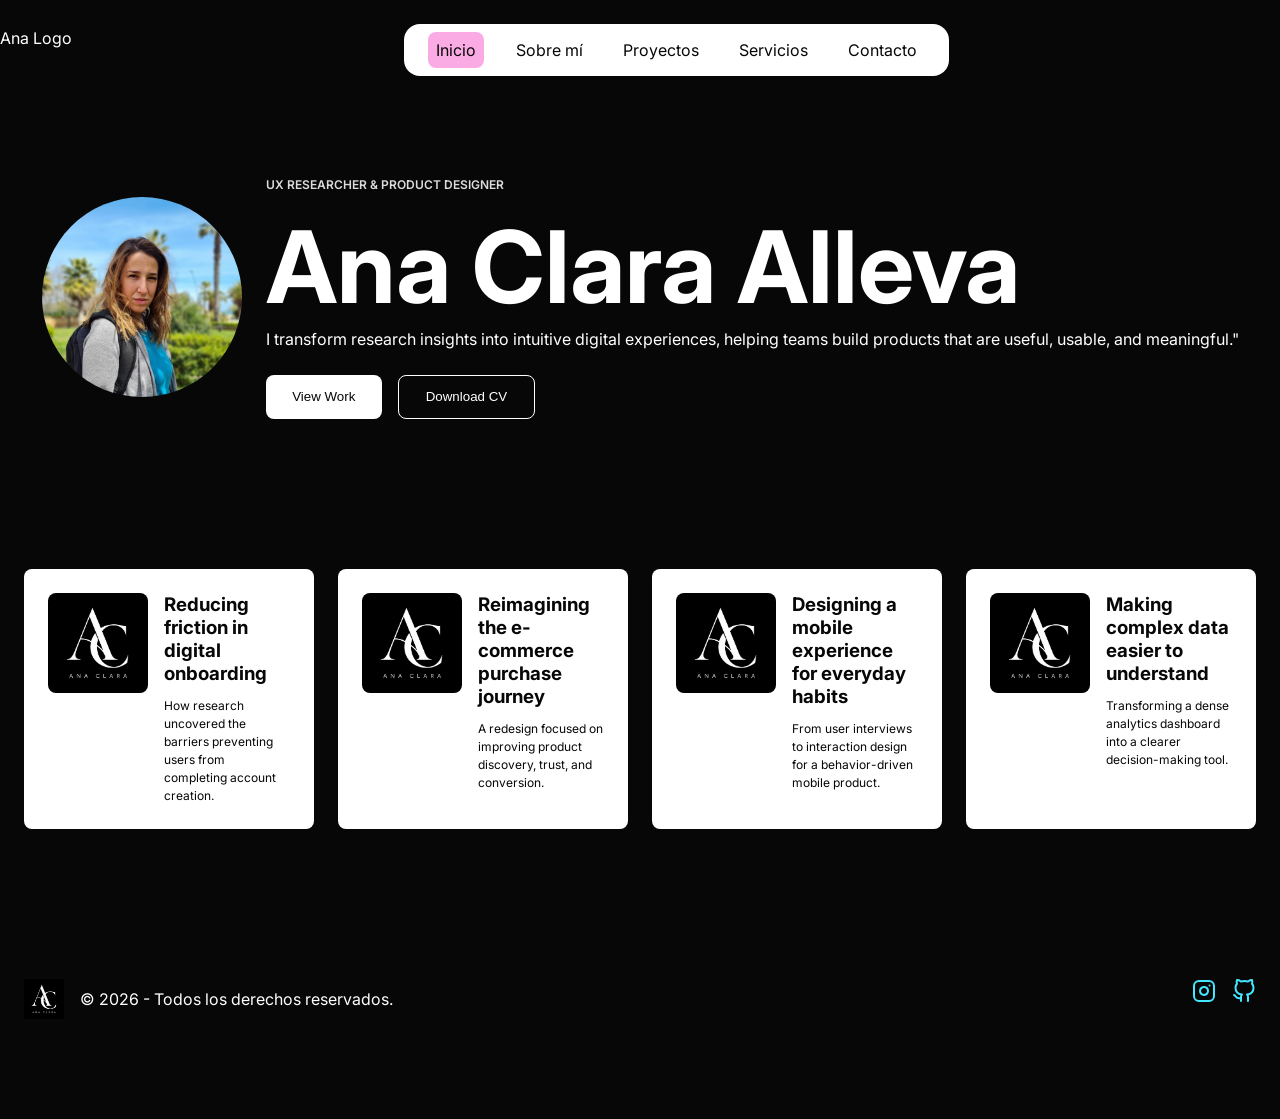
<file: index.html>
<!doctype html>
<html lang="en">
  <head>
    <meta charset="UTF-8" />
    <meta name="viewport" content="width=device-width, initial-scale=1.0" />
    <link rel="stylesheet" href="./styles/styles.css" />
    <link rel="preconnect" href="https://fonts.googleapis.com" />
    <link rel="preconnect" href="https://fonts.gstatic.com" crossorigin />
    <link
      href="https://fonts.googleapis.com/css2?family=Inter:ital,opsz,wght@0,14..32,100..900;1,14..32,100..900&display=swap"
      rel="stylesheet"
    />
    <title>Mi Primer Pagina</title>
  </head>
  <body>
    <header>
      <p>Ana Logo</p>
      <nav>
        <ul>
          <li>
            <a class="active" href="#">Inicio</a>
          </li>
          <li>
            <a href="./pages/sobre-mi.html">Sobre mí</a>
          </li>
          <li>
            <a href="./pages/proyectos">Proyectos</a>
          </li>
          <li>
            <a href="./pages/servicios">Servicios</a>
          </li>
          <li>
            <a href="./pages/contacto.html">Contacto</a>
          </li>
        </ul>
      </nav>
    </header>
    <main>
      <section id="hero">
        <img id="profile-pic" src="./alleva-ana.png" alt="profile pic" />
        <div class="hero-text">
          <p class="small-text">UX Researcher & Product Designer</p>
          <h1>Ana Clara Alleva</h1>
          <p>
            I transform research insights into intuitive digital experiences,
            helping teams build products that are useful, usable, and
            meaningful."
          </p>
          <div class="button-container">
            <button class="button-primary">View Work</button>
            <button class="button-secondary">Download CV</button>
          </div>
        </div>
      </section>
      <section id="cards">
        <article class="card">
          <img height="100px" src="./logo.png" alt="project" />
          <div class="text-container-card">
            <h3>Reducing friction in digital onboarding</h3>
            <p>
              How research uncovered the barriers preventing users from
              completing account creation.
            </p>
          </div>
        </article>
        <article class="card">
          <img height="100px" src="./logo.png" alt="project" />
          <div class="text-container-card">
            <h3>Reimagining the e-commerce purchase journey</h3>
            <p>
              A redesign focused on improving product discovery, trust, and
              conversion.
            </p>
          </div>
        </article>
        <article class="card">
          <img height="100px" src="./logo.png" alt="project" />
          <div class="text-container-card">
            <h3>Designing a mobile experience for everyday habits</h3>
            <p>
              From user interviews to interaction design for a behavior-driven
              mobile product.
            </p>
          </div>
        </article>
        <article class="card">
          <img height="100px" src="./logo.png" alt="project" />
          <div class="text-container-card">
            <h3>Making complex data easier to understand</h3>
            <p>
              Transforming a dense analytics dashboard into a clearer
              decision-making tool.
            </p>
          </div>
        </article>
      </section>
    </main>
    <footer>
      <div id="footer-logo-container">
        <img height="40px" id="logo" src="logo.png" alt="logo" />
        <p>&copy; 2026 - Todos los derechos reservados.</p>
      </div>
      <ul>
        <li>
          <a href="www.instagram.com"
            ><img id="instagram" src="./instagram.svg" alt="instagram"
          /></a>
        </li>
        <li>
          <a href="www.github.com"
            ><img id="github" src="./github.svg" alt="github"
          /></a>
        </li>
      </ul>
    </footer>
  </body>
</html>
</file>
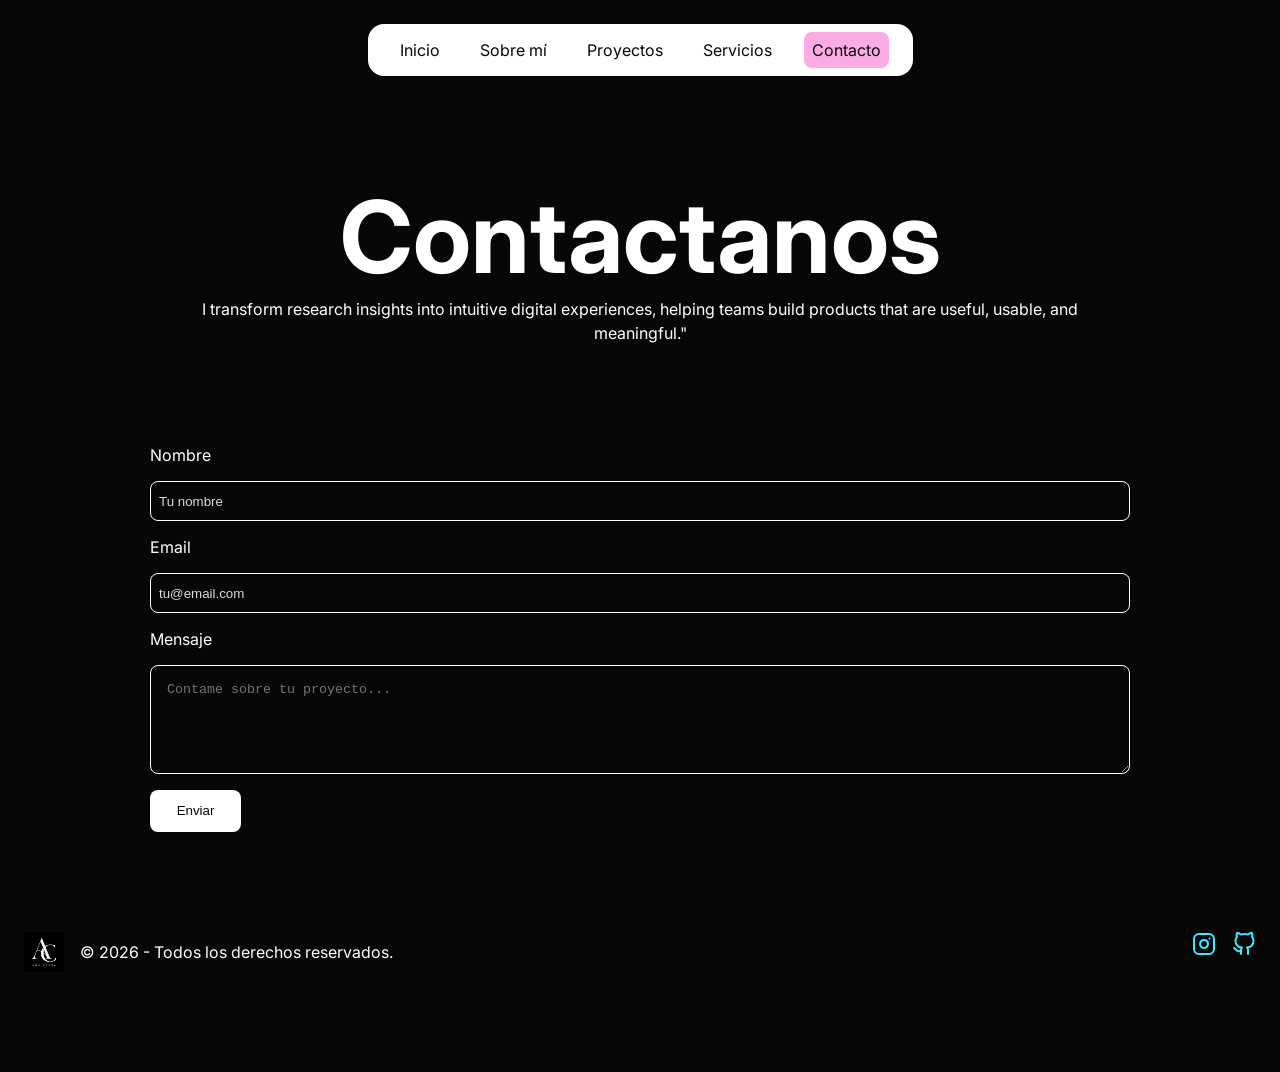
<file: pages/contacto.html>
<!doctype html>
<html lang="en">
  <head>
    <meta charset="UTF-8" />
    <meta name="viewport" content="width=device-width, initial-scale=1.0" />
    <link rel="stylesheet" href="../styles/styles.css" />
    <link rel="preconnect" href="https://fonts.googleapis.com" />
    <link rel="preconnect" href="https://fonts.gstatic.com" crossorigin />
    <link
      href="https://fonts.googleapis.com/css2?family=Inter:ital,opsz,wght@0,14..32,100..900;1,14..32,100..900&display=swap"
      rel="stylesheet"
    />
    <title>Mi Primer Pagina</title>
  </head>
  <body>
    <header>
      <nav>
        <ul>
          <li>
            <a href="../index.html">Inicio</a>
          </li>
          <li>
            <a href="./sobre-mi.html">Sobre mí</a>
          </li>
          <li>
            <a href="./proyectos.html">Proyectos</a>
          </li>
          <li>
            <a href="./servicios.html">Servicios</a>
          </li>
          <li>
            <a class="active" href="./contacto.html">Contacto</a>
          </li>
        </ul>
      </nav>
    </header>
    <main>
      <section class="hero-contactos">
        <div class="hero-text">
          <h1>Contactanos</h1>
          <p>
            I transform research insights into intuitive digital experiences,
            helping teams build products that are useful, usable, and
            meaningful."
          </p>
        </div>
      </section>
      <section id="form">
        <form>
          <div class="input-group">
            <label for="nombre">Nombre</label>
            <input
              type="text"
              id="nombre"
              name="nombre"
              placeholder="Tu nombre"
              required
            />
          </div>

          <div class="input-group">
            <label for="email">Email</label>
            <input
              type="email"
              id="email"
              name="email"
              placeholder="tu@email.com"
              required
            />
          </div>

          <div class="input-group">
            <label for="mensaje">Mensaje</label>
            <textarea
              id="mensaje"
              name="mensaje"
              rows="5"
              placeholder="Contame sobre tu proyecto..."
              required
            ></textarea>
          </div>

          <button class="button-primary">Enviar</button>
        </form>
      </section>
    </main>
    <footer>
      <div id="footer-logo-container">
        <img height="40px" id="logo" src="../logo.png" alt="logo" />
        <p>&copy; 2026 - Todos los derechos reservados.</p>
      </div>
      <ul>
        <li>
          <a href="www.instagram.com"
            ><img id="instagram" src="../instagram.svg" alt="instagram"
          /></a>
        </li>
        <li>
          <a href="www.github.com"
            ><img id="github" src="../github.svg" alt="github"
          /></a>
        </li>
      </ul>
    </footer>
  </body>
</html>
</file>
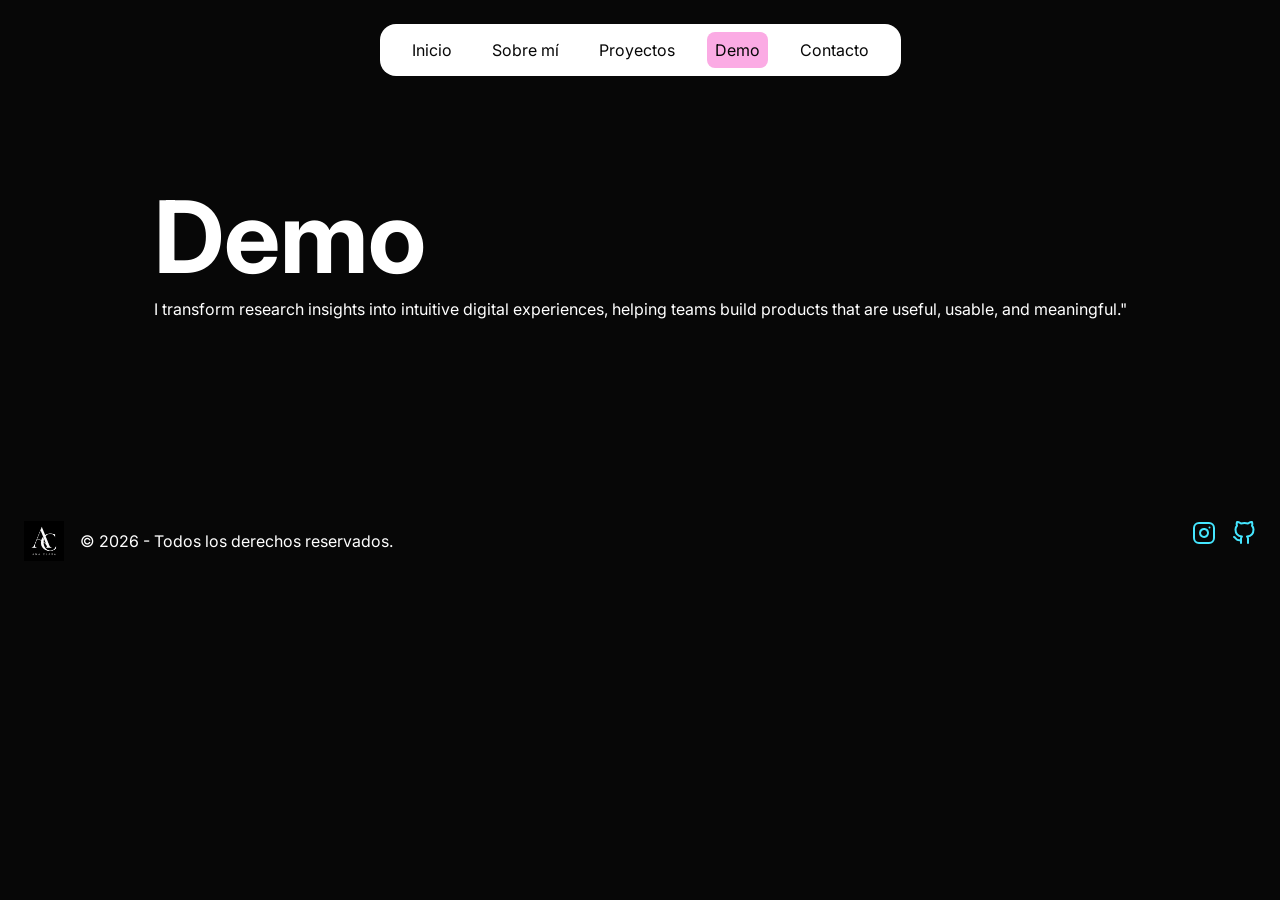
<file: pages/demo.html>
<!doctype html>
<html lang="en">
  <head>
    <meta charset="UTF-8" />
    <meta name="viewport" content="width=device-width, initial-scale=1.0" />
    <link rel="stylesheet" href="../styles.css" />
    <link rel="preconnect" href="https://fonts.googleapis.com" />
    <link rel="preconnect" href="https://fonts.gstatic.com" crossorigin />
    <link
      href="https://fonts.googleapis.com/css2?family=Inter:ital,opsz,wght@0,14..32,100..900;1,14..32,100..900&display=swap"
      rel="stylesheet"
    />
    <title>Mi Primer Pagina</title>
  </head>
  <body>
    <header>
      <nav>
        <ul>
          <li>
            <a href="#">Inicio</a>
          </li>
          <li>
            <a href="sobre-mi.html">Sobre mí</a>
          </li>
          <li>
            <a href="proyectos.html">Proyectos</a>
          </li>
          <li>
            <a class="active" href="demo.html">Demo</a>
          </li>
          <li>
            <a href="/pages/contacto.html">Contacto</a>
          </li>
        </ul>
      </nav>
    </header>
    <main>
      <section id="hero">
        <div class="hero-text">
          <h1>Demo</h1>
          <p>
            I transform research insights into intuitive digital experiences,
            helping teams build products that are useful, usable, and
            meaningful."
          </p>
        </div>
      </section>
      <section id="demo"></section>
    </main>
    <footer>
      <div id="footer-logo-container">
        <img height="40px" id="logo" src="../logo.png" alt="logo" />
        <p>&copy; 2026 - Todos los derechos reservados.</p>
      </div>
      <ul>
        <li>
          <a href="www.instagram.com"
            ><img id="instagram" src="../instagram.svg" alt="instagram"
          /></a>
        </li>
        <li>
          <a href="www.github.com"
            ><img id="github" src="../github.svg" alt="github"
          /></a>
        </li>
      </ul>
    </footer>
  </body>
</html>
</file>
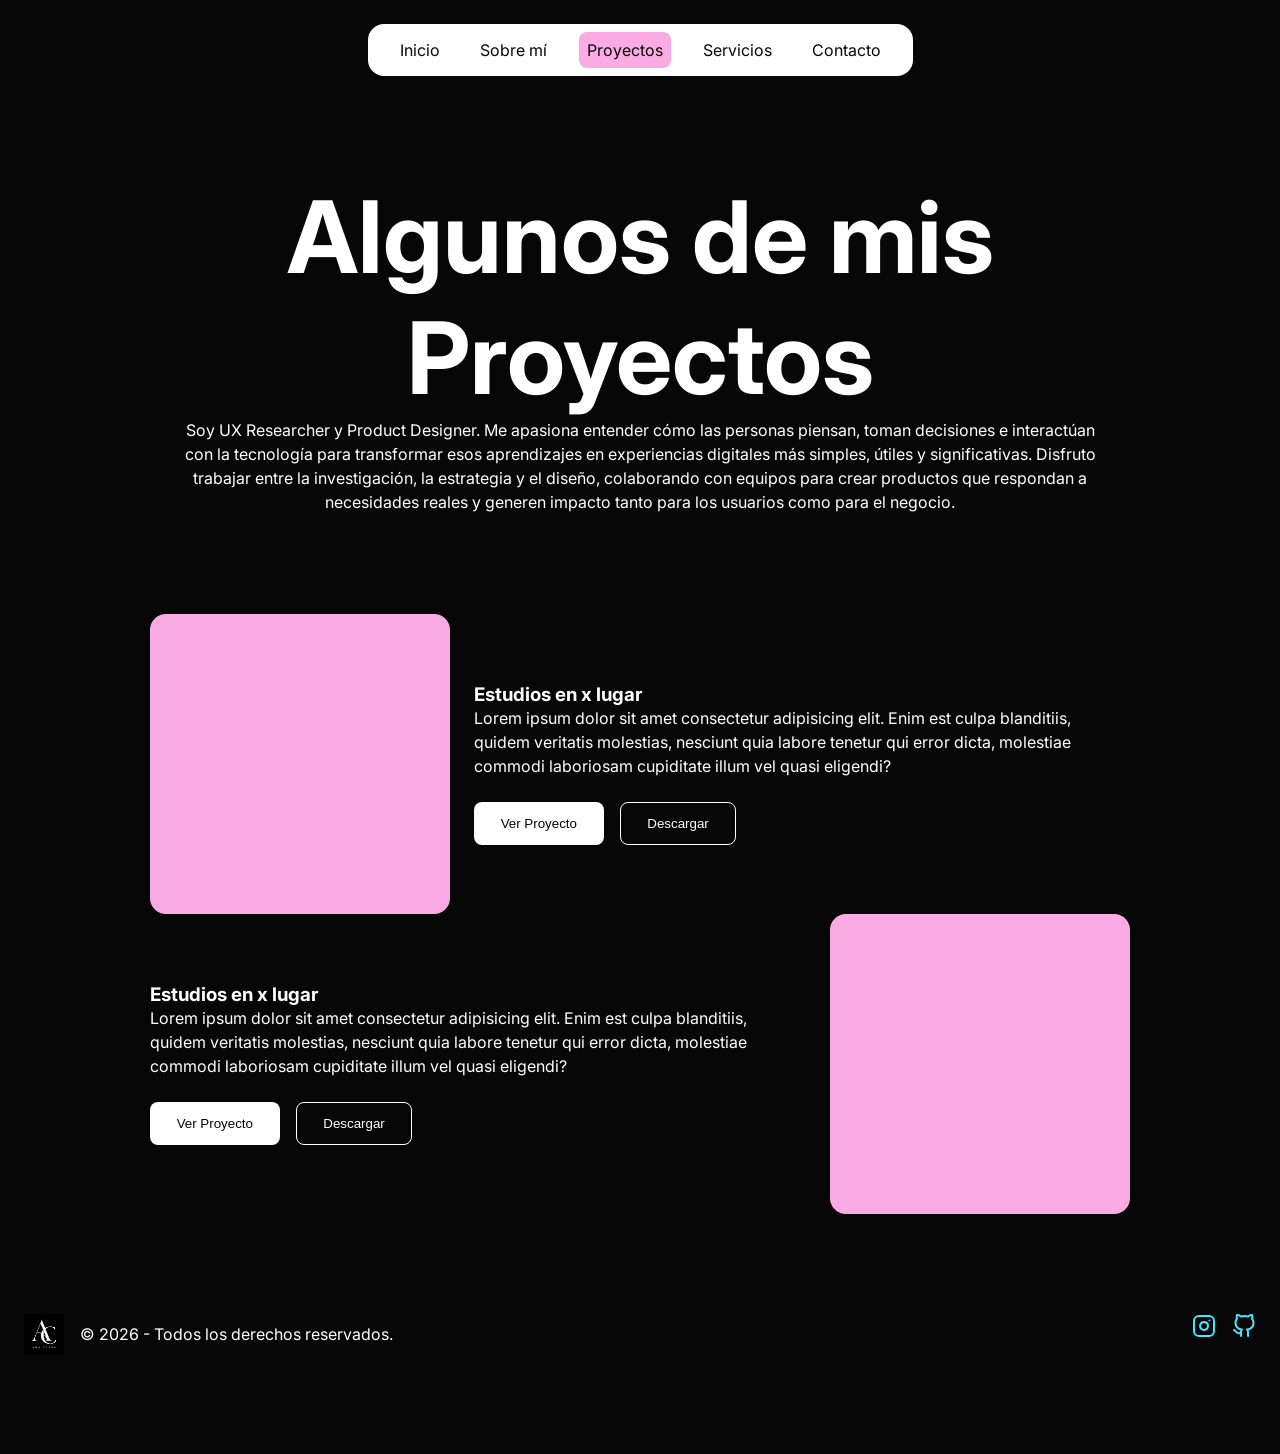
<file: pages/proyectos.html>
<!doctype html>
<html lang="en">
  <head>
    <meta charset="UTF-8" />
    <meta name="viewport" content="width=device-width, initial-scale=1.0" />
    <link rel="stylesheet" href="../styles/styles.css" />
    <link rel="preconnect" href="https://fonts.googleapis.com" />
    <link rel="preconnect" href="https://fonts.gstatic.com" crossorigin />
    <link
      href="https://fonts.googleapis.com/css2?family=Inter:ital,opsz,wght@0,14..32,100..900;1,14..32,100..900&display=swap"
      rel="stylesheet"
    />
    <title>Mi Primer Pagina</title>
  </head>
  <body>
    <header>
      <nav>
        <ul>
          <li>
            <a href="../index.html">Inicio</a>
          </li>
          <li>
            <a href="./sobre-mi.html">Sobre mí</a>
          </li>
          <li>
            <a class="active" href="./proyectos.html">Proyectos</a>
          </li>
          <li>
            <a href="./servicios.html">Servicios</a>
          </li>
          <li>
            <a href="./contacto.html">Contacto</a>
          </li>
        </ul>
      </nav>
    </header>
    <main>
      <section class="hero-sobre-mi">
        <div class="hero-text">
          <h1>Algunos de mis Proyectos</h1>
          <p>
            Soy UX Researcher y Product Designer. Me apasiona entender cómo las
            personas piensan, toman decisiones e interactúan con la tecnología
            para transformar esos aprendizajes en experiencias digitales más
            simples, útiles y significativas. Disfruto trabajar entre la
            investigación, la estrategia y el diseño, colaborando con equipos
            para crear productos que respondan a necesidades reales y generen
            impacto tanto para los usuarios como para el negocio.
          </p>
        </div>
      </section>
      <section id="listado-proyectos">
        <article class="project-card">
          <img src="../Rectangle 2.png" alt="proyecto" />
          <div>
            <div>
              <h3>Estudios en x lugar</h3>
              <p>
                Lorem ipsum dolor sit amet consectetur adipisicing elit. Enim
                est culpa blanditiis, quidem veritatis molestias, nesciunt quia
                labore tenetur qui error dicta, molestiae commodi laboriosam
                cupiditate illum vel quasi eligendi?
              </p>
            </div>
            <div class="button-container">
              <button class="button-primary">Ver Proyecto</button>
              <button class="button-secondary">Descargar</button>
            </div>
          </div>
        </article>
        <article class="project-card">
          <div>
            <div>
              <h3>Estudios en x lugar</h3>
              <p>
                Lorem ipsum dolor sit amet consectetur adipisicing elit. Enim
                est culpa blanditiis, quidem veritatis molestias, nesciunt quia
                labore tenetur qui error dicta, molestiae commodi laboriosam
                cupiditate illum vel quasi eligendi?
              </p>
            </div>
            <div class="button-container">
              <button class="button-primary">Ver Proyecto</button>
              <button class="button-secondary">Descargar</button>
            </div>
          </div>
          <img src="../Rectangle 2.png" alt="proyecto" />
        </article>
      </section>
    </main>
    <footer>
      <div id="footer-logo-container">
        <img height="40px" id="logo" src="../logo.png" alt="logo" />
        <p>&copy; 2026 - Todos los derechos reservados.</p>
      </div>
      <ul>
        <li>
          <a href="www.instagram.com"
            ><img id="instagram" src="../instagram.svg" alt="instagram"
          /></a>
        </li>
        <li>
          <a href="www.github.com"
            ><img id="github" src="../github.svg" alt="github"
          /></a>
        </li>
      </ul>
    </footer>
  </body>
</html>
</file>
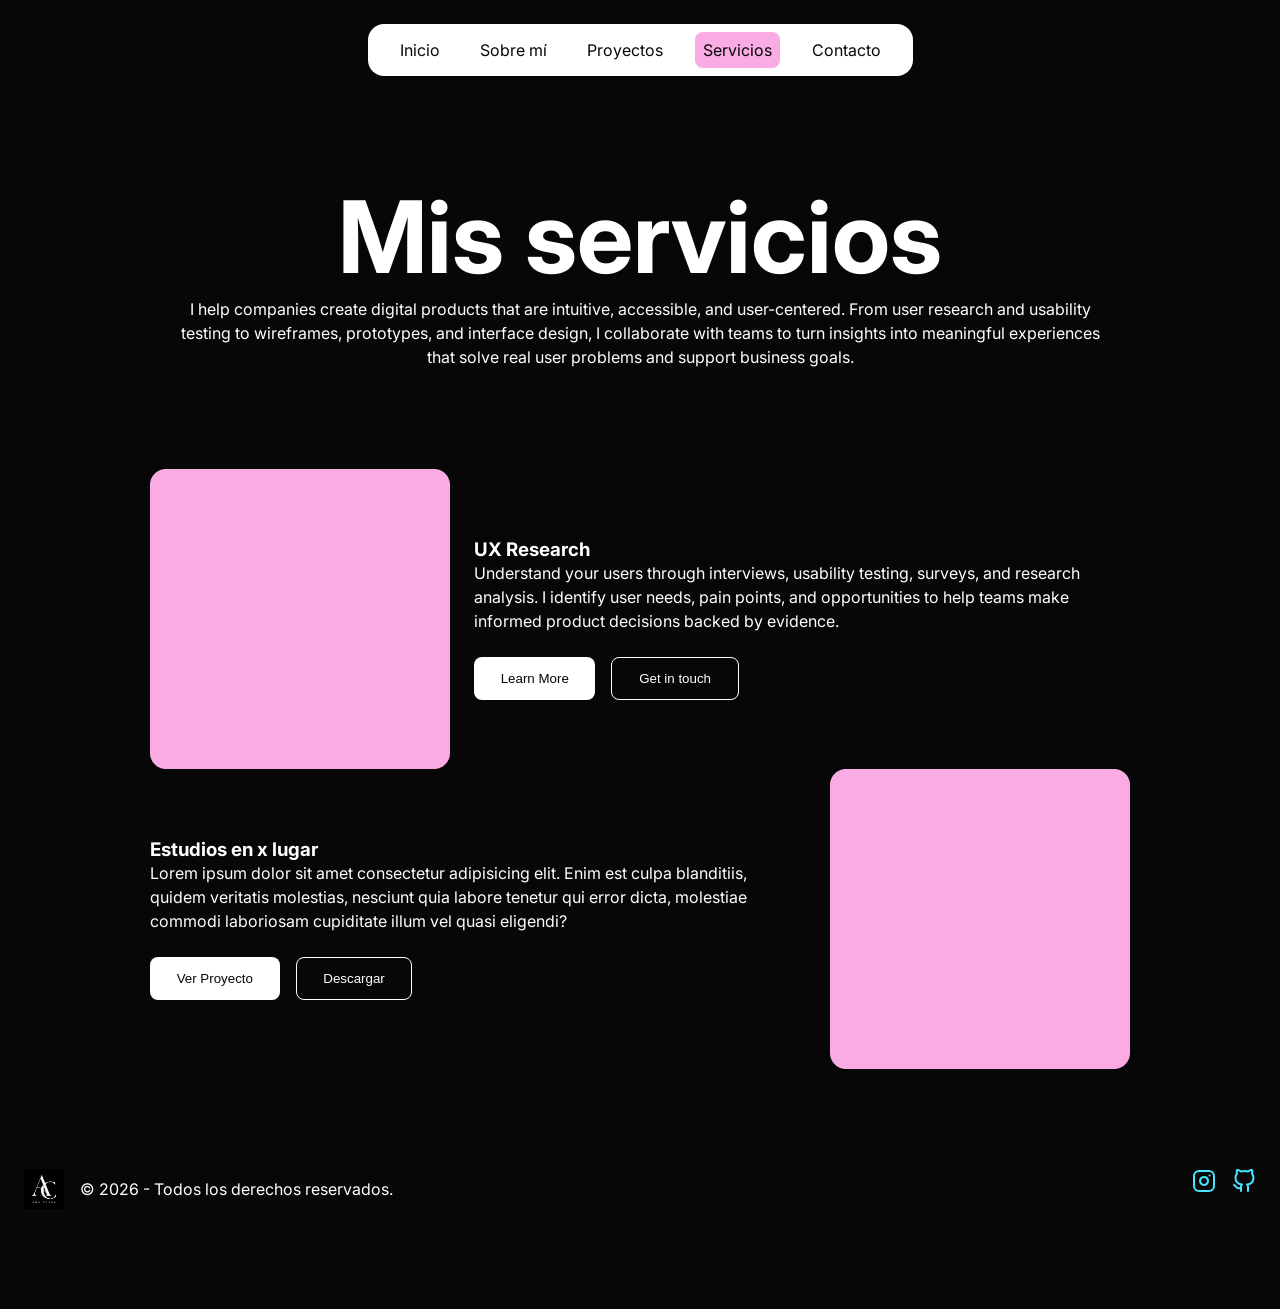
<file: pages/servicios.html>
<!doctype html>
<html lang="en">
  <head>
    <meta charset="UTF-8" />
    <meta name="viewport" content="width=device-width, initial-scale=1.0" />
    <link rel="stylesheet" href="../styles/styles.css" />
    <link rel="preconnect" href="https://fonts.googleapis.com" />
    <link rel="preconnect" href="https://fonts.gstatic.com" crossorigin />
    <link
      href="https://fonts.googleapis.com/css2?family=Inter:ital,opsz,wght@0,14..32,100..900;1,14..32,100..900&display=swap"
      rel="stylesheet"
    />
    <title>Mi Primer Pagina</title>
  </head>
  <body>
    <header>
      <nav>
        <ul>
          <li>
            <a href="../index.html">Inicio</a>
          </li>
          <li>
            <a href="./sobre-mi.html">Sobre mí</a>
          </li>
          <li>
            <a href="./proyectos.html">Proyectos</a>
          </li>
          <li>
            <a class="active" href="./servicios.html">Servicios</a>
          </li>
          <li>
            <a href="./contacto.html">Contacto</a>
          </li>
        </ul>
      </nav>
    </header>
    <main>
      <section class="hero-sobre-mi">
        <div class="hero-text">
          <h1>Mis servicios</h1>
          <p>
            I help companies create digital products that are intuitive,
            accessible, and user-centered. From user research and usability
            testing to wireframes, prototypes, and interface design, I
            collaborate with teams to turn insights into meaningful experiences
            that solve real user problems and support business goals.
          </p>
        </div>
      </section>
      <section id="listado-proyectos">
        <article class="project-card">
          <img src="../Rectangle 2.png" alt="proyecto" />
          <div>
            <div>
              <h3>UX Research</h3>
              <p>
                Understand your users through interviews, usability testing,
                surveys, and research analysis. I identify user needs, pain
                points, and opportunities to help teams make informed product
                decisions backed by evidence.
              </p>
            </div>
            <div class="button-container">
              <button class="button-primary">Learn More</button>
              <button class="button-secondary">Get in touch</button>
            </div>
          </div>
        </article>
        <article class="project-card">
          <div>
            <div>
              <h3>Estudios en x lugar</h3>
              <p>
                Lorem ipsum dolor sit amet consectetur adipisicing elit. Enim
                est culpa blanditiis, quidem veritatis molestias, nesciunt quia
                labore tenetur qui error dicta, molestiae commodi laboriosam
                cupiditate illum vel quasi eligendi?
              </p>
            </div>
            <div class="button-container">
              <button class="button-primary">Ver Proyecto</button>
              <button class="button-secondary">Descargar</button>
            </div>
          </div>
          <img src="../Rectangle 2.png" alt="proyecto" />
        </article>
      </section>
    </main>
    <footer>
      <div id="footer-logo-container">
        <img height="40px" id="logo" src="../logo.png" alt="logo" />
        <p>&copy; 2026 - Todos los derechos reservados.</p>
      </div>
      <ul>
        <li>
          <a href="www.instagram.com"
            ><img id="instagram" src="../instagram.svg" alt="instagram"
          /></a>
        </li>
        <li>
          <a href="www.github.com"
            ><img id="github" src="../github.svg" alt="github"
          /></a>
        </li>
      </ul>
    </footer>
  </body>
</html>
</file>
<file: styles/styles.css>
/*Estilos Globales*/

* {
  box-sizing: border-box;
  padding: 0;
  margin: 0;
}

body {
  background-color: var(--black-color);
  font-family: "Inter", sans-serif;
  color: var(--white-color);
}

:root {
  --primary-color: #fbabe4;
  --secondary-color: #1e293b;
  --white-color: white;
  --black-color: #070707;
  --gray-color: gainsboro;
  --spacing: 16px;
  --border-radius: 16px;
}

main,
header,
footer {
  max-width: 1440px;
  margin: 0 auto;
}

header {
  display: flex;
  align-items: center;
  color: var(--white-color);
}

a {
  text-decoration: none;
}

/*Estilos Navegacion*/

ul {
  list-style-type: none;
}

nav {
  background-color: var(--white-color);
  padding: 16px 24px;
  border-radius: var(--border-radius);
  display: flex;
  justify-content: center;
  align-items: center;
  margin: 24px auto 0 auto;
  width: fit-content;
  & ul {
    display: flex;
    gap: 24px;
    list-style: none;
    & li a {
      font-size: 16px;
      padding: 8px;
      border-radius: 8px;
      transition: all 0.5s ease;
      color: var(--black-color);
    }
    & li a:hover {
      background-color: var(--primary-color);
    }
  }
}

/*Estilos Hero*/

#hero {
  padding: 100px 24px;
  display: flex;
  align-items: center;
  justify-content: center;
  gap: 24px;
}

#profile-pic {
  height: 200px;
  width: 200px;
  border-radius: 100%;
}

.hero-text {
  display: flex;
  flex-direction: column;
  & h1 {
    font-size: 100px;
  }
  & .small-text {
    color: var(--gray-color);
    font-size: 12px;
    font-weight: 600;
    text-transform: uppercase;
    margin-bottom: 1em;
  }
}

.button-container {
  display: flex;
  gap: 16px;
  margin-top: 24px;
  & button {
    padding: 1em 2em;
    border-radius: 8px;
  }
  & .button-primary {
    background-color: var(--white-color);
    color: var(--black-color);
    border: none;
  }
  & .button-primary:hover {
    background-color: var(--primary-color);
    transition: all 0.5s ease;
  }
  & .button-secondary {
    background: transparent;
    border: 1px solid var(--white-color);
    color: var(--white-color);
  }
  & .button-secondary:hover {
    background-color: var(--primary-color);
    color: var(--black-color);
    border: 1px solid var(--primary-color);
    transition: all 0.5s ease;
  }
}

/*Estilos Cards*/

#cards {
  padding: 50px 24px;
  display: flex;
  gap: 24px;
  & .card {
    background: var(--white-color);
    color: var(--black-color);
    display: flex;
    padding: 24px;
    gap: 16px;
    border-radius: 8px;
    width: 350px;
    & img {
      border-radius: 8px;
    }
  }
  & .card:hover {
    background-color: var(--primary-color);
    transition: all 0.5s ease;
  }
}

.text-container-card {
  display: flex;
  flex-direction: column;
  & p {
    font-size: 12px;
    margin-top: 1em;
  }
}

/*Estilos Footer*/

footer {
  padding: 100px 24px;
  display: flex;
  justify-content: space-between;
  & ul {
    display: flex;
    gap: 16px;
  }
}

#footer-logo-container {
  display: flex;
  align-items: center;
  justify-content: center;
  gap: 16px;
}

.active {
  background-color: var(--primary-color);
}

.hero-sobre-mi {
  padding: 100px 24px;
  display: flex;
  align-items: center;
  justify-content: center;
  gap: 24px;
  text-align: center;
  max-width: 980px;
  margin: 0 auto;
}

p {
  line-height: 1.5;
}

#experiencia {
  padding: 100px 24px;
  display: flex;
  align-items: center;
  justify-content: center;
  gap: 24px;
  text-align: center;
  max-width: 980px;
  margin: 0 auto;
  & h3 {
    color: var(--white-color);
    margin-bottom: 8px;
  }
  & p {
    color: var(--gray-color);
  }
  article {
    text-align: left;
    & ul {
      list-style-type: disc;
      margin-top: 1em;
    }
  }
}

.project-card {
  width: 980px;
  display: flex;
  gap: 24px;
  align-items: center;
  justify-content: center;
  margin: 0 auto;
}

.hero-contactos,
.hero-servicios {
  padding: 100px 24px;
  display: flex;
  align-items: center;
  justify-content: center;
  gap: 24px;
  text-align: center;
  max-width: 980px;
  margin: 0 auto;
}

.input-group {
  display: flex;
  flex-direction: column;
  gap: 16px;
  margin-bottom: 1em;
  & input {
    height: 40px;
    background-color: transparent;
    border: 1px solid var(--white-color);
    padding: 8px;
    border-radius: 8px;
    color: var(--white-color);
  }
  & textarea {
    background-color: transparent;
    border: 1px solid var(--white-color);
    padding: 16px;
    border-radius: 8px;
    color: var(--white-color);
  }
}

#form {
  max-width: 980px;
  margin: 0 auto;
  & button {
    padding: 1em 2em;
    border-radius: 8px;
    background-color: var(--white-color);
    color: var(--black-color);
    border: none;
  }
  & button:hover {
    background-color: var(--primary-color);
    transition: all 0.5s ease;
  }
}

input::placeholder {
  color: var(--gray-color);
}
</file>
<file: styles.css>
* {
  box-sizing: border-box;
  padding: 0;
  margin: 0;
}

body {
  background-color: #070707;
  font-family: "Inter", sans-serif;
  color: white;
}

main,
header,
footer {
  max-width: 1440px;
  margin: 0 auto;
}

a {
  text-decoration: none;
}

ul {
  list-style-type: none;
}

nav {
  background-color: white;
  padding: 16px 24px;
  border-radius: 16px;
  display: flex;
  justify-content: center;
  align-items: center;
  margin: 24px auto 0 auto;
  width: fit-content;
  & ul {
    display: flex;
    gap: 24px;
    list-style: none;
    & li a {
      font-size: 16px;
      padding: 8px;
      border-radius: 8px;
      transition: all 0.5s ease;
      color: #070707;
    }
    & li a:hover {
      background-color: #fbabe4;
    }
  }
}

#hero {
  padding: 100px 24px;
  display: flex;
  align-items: center;
  justify-content: center;
  gap: 24px;
}

#profile-pic {
  height: 200px;
  width: 200px;
  border-radius: 100%;
}

.hero-text {
  display: flex;
  flex-direction: column;
  & h1 {
    font-size: 100px;
  }
  & .small-text {
    color: gainsboro;
    font-size: 12px;
    font-weight: 600;
    text-transform: uppercase;
    margin-bottom: 1em;
  }
}

.button-container {
  display: flex;
  gap: 16px;
  margin-top: 24px;
  & button {
    padding: 1em 2em;
    border-radius: 8px;
  }
  & .button-primary {
    background-color: white;
    color: #070707;
    border: none;
  }
  & .button-primary:hover {
    background-color: #fbabe4;
    transition: all 0.5s ease;
  }
  & .button-secondary {
    background: transparent;
    border: 1px solid white;
    color: white;
  }
  & .button-secondary:hover {
    background-color: #fbabe4;
    color: #070707;
    border: 1px solid #fbabe4;
    transition: all 0.5s ease;
  }
}

#cards {
  padding: 50px 24px;
  display: flex;
  gap: 24px;
  & .card {
    background: white;
    color: #070707;
    display: flex;
    padding: 24px;
    gap: 16px;
    border-radius: 8px;
    width: 350px;
    & img {
      border-radius: 8px;
    }
  }
  & .card:hover {
    background-color: #fbabe4;
    transition: all 0.5s ease;
  }
}

.text-container-card {
  display: flex;
  flex-direction: column;
  & p {
    font-size: 12px;
    margin-top: 1em;
  }
}

footer {
  padding: 100px 24px;
  display: flex;
  justify-content: space-between;
  & ul {
    display: flex;
    gap: 16px;
  }
}

#footer-logo-container {
  display: flex;
  align-items: center;
  justify-content: center;
  gap: 16px;
}

.active {
  background-color: #fbabe4;
}

#hero-sobre-mi {
  padding: 100px 24px;
  display: flex;
  align-items: center;
  justify-content: center;
  gap: 24px;
  text-align: center;
  max-width: 980px;
  margin: 0 auto;
}

p {
  line-height: 1.5;
}

#experiencia {
  padding: 100px 24px;
  display: flex;
  align-items: center;
  justify-content: center;
  gap: 24px;
  text-align: center;
  max-width: 980px;
  margin: 0 auto;
  & h3 {
    color: white;
    margin-bottom: 8px;
  }
  & p {
    color: gainsboro;
  }
  article {
    text-align: left;
    & ul {
      list-style-type: disc;
      margin-top: 1em;
    }
  }
}

.project-card {
  width: 980px;
  display: flex;
  gap: 24px;
  align-items: center;
  justify-content: center;
  margin: 0 auto;
}

#hero-contactos {
  padding: 100px 24px;
  display: flex;
  align-items: center;
  justify-content: center;
  gap: 24px;
  text-align: center;
  max-width: 980px;
  margin: 0 auto;
}

.input-group {
  display: flex;
  flex-direction: column;
  gap: 16px;
  margin-bottom: 1em;
  & input {
    height: 40px;
    background-color: transparent;
    border: 1px solid white;
    padding: 8px;
    border-radius: 8px;
    color: white;
  }
  & textarea {
    background-color: transparent;
    border: 1px solid white;
    padding: 16px;
    border-radius: 8px;
    color: white;
  }
}

#form {
  max-width: 980px;
  margin: 0 auto;
}

input::placeholder {
  color: gray;
}
</file>
